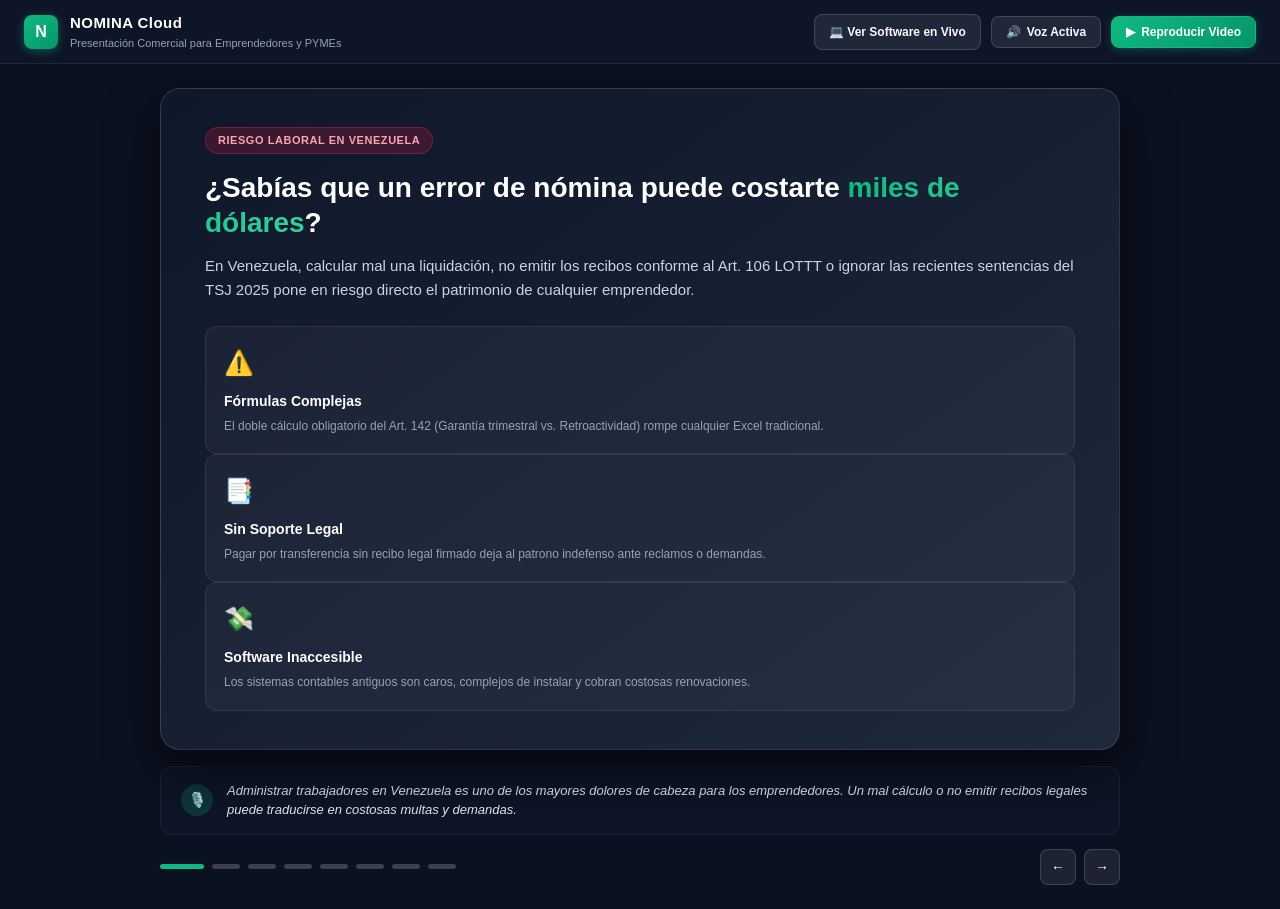
<file: presentacion.html>
<!DOCTYPE html>
<html lang="es">
<head>
  <meta charset="UTF-8">
  <meta name="viewport" content="width=device-width, initial-scale=1.0">
  <title>NOMINA — Presentación Comercial para Emprendedores</title>
  <link rel="stylesheet" href="css/styles.css">
  <style>
    :root {
      --navy-950: #0a1120;
      --navy-900: #0f172a;
      --navy-800: #1e293b;
      --navy-700: #334155;
      --emerald-500: #10b981;
      --emerald-600: #059669;
      --accent-gold: #f59e0b;
    }

    body {
      background: var(--navy-950);
      color: #f8fafc;
      font-family: 'Inter', -apple-system, BlinkMacSystemFont, "Segoe UI", Roboto, sans-serif;
      margin: 0;
      padding: 0;
      display: flex;
      flex-direction: column;
      min-height: 100vh;
      overflow-x: hidden;
    }

    /* Barra Superior de Control de la Presentación */
    .pres-header {
      background: rgba(15, 23, 42, 0.85);
      backdrop-filter: blur(8px);
      border-bottom: 1px solid rgba(255, 255, 255, 0.08);
      padding: 12px 24px;
      display: flex;
      justify-content: space-between;
      align-items: center;
      position: sticky;
      top: 0;
      z-index: 50;
    }

    .pres-brand {
      display: flex;
      align-items: center;
      gap: 12px;
    }

    .pres-brand-logo {
      width: 34px;
      height: 34px;
      border-radius: 8px;
      background: linear-gradient(135deg, #10b981 0%, #059669 100%);
      color: #fff;
      font-weight: 800;
      display: flex;
      align-items: center;
      justify-content: center;
      font-size: 16px;
      box-shadow: 0 2px 10px rgba(16, 185, 129, 0.4);
    }

    .pres-title {
      font-size: 15px;
      font-weight: 800;
      color: #fff;
      letter-spacing: 0.03em;
    }

    .pres-sub {
      font-size: 11px;
      color: #94a3b8;
    }

    .pres-controls {
      display: flex;
      align-items: center;
      gap: 10px;
    }

    .btn-pres {
      background: rgba(255, 255, 255, 0.08);
      border: 1px solid rgba(255, 255, 255, 0.15);
      color: #f8fafc;
      padding: 8px 14px;
      border-radius: 8px;
      font-size: 12px;
      font-weight: 600;
      cursor: pointer;
      display: flex;
      align-items: center;
      gap: 6px;
      transition: all 0.2s ease;
    }

    .btn-pres:hover {
      background: rgba(255, 255, 255, 0.16);
      border-color: rgba(255, 255, 255, 0.3);
    }

    .btn-pres.primary {
      background: linear-gradient(135deg, #10b981 0%, #059669 100%);
      border-color: #10b981;
      color: #fff;
      box-shadow: 0 2px 8px rgba(16, 185, 129, 0.3);
    }

    .btn-pres.primary:hover {
      background: linear-gradient(135deg, #059669 0%, #047857 100%);
    }

    /* Contenedor Principal del Reproductor / Diapositivas */
    .pres-viewport {
      flex: 1;
      display: flex;
      flex-direction: column;
      align-items: center;
      justify-content: center;
      padding: 24px 20px;
      position: relative;
    }

    .slide-card {
      background: linear-gradient(145deg, #0f172a 0%, #1e293b 100%);
      border: 1px solid rgba(255, 255, 255, 0.12);
      border-radius: 20px;
      width: 100%;
      max-width: 960px;
      min-height: 480px;
      box-shadow: 0 20px 50px rgba(0, 0, 0, 0.6);
      display: flex;
      flex-direction: column;
      padding: 38px 44px;
      position: relative;
      box-sizing: border-box;
      animation: fadeInSlide 0.4s ease;
    }

    @keyframes fadeInSlide {
      from { opacity: 0; transform: translateY(12px) scale(0.985); }
      to { opacity: 1; transform: translateY(0) scale(1); }
    }

    .slide-badge {
      display: inline-flex;
      align-items: center;
      gap: 6px;
      padding: 4px 12px;
      border-radius: 999px;
      font-size: 11px;
      font-weight: 700;
      text-transform: uppercase;
      letter-spacing: 0.05em;
      margin-bottom: 16px;
      width: fit-content;
    }

    .badge-alert { background: rgba(225, 29, 72, 0.2); color: #fda4af; border: 1px solid rgba(225, 29, 72, 0.4); }
    .badge-sol { background: rgba(16, 185, 129, 0.2); color: #6ee7b7; border: 1px solid rgba(16, 185, 129, 0.4); }
    .badge-feat { background: rgba(59, 130, 246, 0.2); color: #93c5fd; border: 1px solid rgba(59, 130, 246, 0.4); }
    .badge-gold { background: rgba(245, 158, 11, 0.2); color: #fde68a; border: 1px solid rgba(245, 158, 11, 0.4); }

    .slide-h1 {
      font-size: 28px;
      font-weight: 800;
      line-height: 1.25;
      margin: 0 0 14px 0;
      color: #fff;
    }

    .slide-h1 span.highlight {
      background: linear-gradient(90deg, #10b981, #34d399);
      -webkit-background-clip: text;
      -webkit-text-fill-color: transparent;
    }

    .slide-p {
      font-size: 15px;
      color: #cbd5e1;
      line-height: 1.6;
      margin: 0 0 24px 0;
    }

    /* Grillas y bloques de contenido en las diapositivas */
    .slide-grid-3 {
      display: grid;
      grid-template-columns: repeat(3, 1fr);
      gap: 16px;
      margin-top: auto;
    }

    .slide-grid-2 {
      display: grid;
      grid-template-columns: 1fr 1fr;
      gap: 20px;
      margin-top: auto;
      align-items: center;
    }

    .feature-card {
      background: rgba(255, 255, 255, 0.04);
      border: 1px solid rgba(255, 255, 255, 0.08);
      border-radius: 12px;
      padding: 18px;
      transition: all 0.2s ease;
    }

    .feature-card:hover {
      background: rgba(255, 255, 255, 0.07);
      border-color: rgba(16, 185, 129, 0.4);
      transform: translateY(-2px);
    }

    .feature-icon {
      font-size: 24px;
      margin-bottom: 10px;
    }

    .feature-title {
      font-size: 14px;
      font-weight: 700;
      color: #fff;
      margin-bottom: 6px;
    }

    .feature-desc {
      font-size: 12px;
      color: #94a3b8;
      line-height: 1.45;
    }

    /* Tabla Comparativa */
    .comp-table {
      width: 100%;
      border-collapse: collapse;
      font-size: 12px;
      margin-top: 10px;
    }

    .comp-table th, .comp-table td {
      padding: 10px 12px;
      text-align: left;
      border-bottom: 1px solid rgba(255, 255, 255, 0.08);
    }

    .comp-table th {
      color: #94a3b8;
      font-weight: 700;
      text-transform: uppercase;
      font-size: 10.5px;
    }

    .comp-table tr.highlight-row td {
      background: rgba(16, 185, 129, 0.12);
      color: #fff;
      font-weight: 700;
      border-top: 1px solid rgba(16, 185, 129, 0.3);
      border-bottom: 1px solid rgba(16, 185, 129, 0.3);
    }

    /* Barra Inferior de Subtítulos y Locución */
    .pres-caption-box {
      width: 100%;
      max-width: 960px;
      margin-top: 16px;
      background: rgba(15, 23, 42, 0.7);
      border: 1px solid rgba(255, 255, 255, 0.06);
      border-radius: 12px;
      padding: 14px 20px;
      box-sizing: border-box;
      display: flex;
      align-items: center;
      gap: 14px;
    }

    .caption-speaker-icon {
      width: 32px;
      height: 32px;
      border-radius: 50%;
      background: rgba(16, 185, 129, 0.2);
      color: #10b981;
      display: flex;
      align-items: center;
      justify-content: center;
      font-size: 15px;
      flex-shrink: 0;
    }

    .caption-text {
      font-size: 13px;
      color: #e2e8f0;
      line-height: 1.5;
      font-style: italic;
    }

    /* Barra de Navegación de Diapositivas */
    .pres-nav-bar {
      display: flex;
      align-items: center;
      justify-content: space-between;
      width: 100%;
      max-width: 960px;
      margin-top: 14px;
    }

    .slide-dots {
      display: flex;
      gap: 8px;
    }

    .dot {
      width: 28px;
      height: 5px;
      border-radius: 4px;
      background: rgba(255, 255, 255, 0.2);
      cursor: pointer;
      transition: all 0.2s ease;
    }

    .dot.active {
      background: #10b981;
      width: 44px;
    }

    .nav-arrows {
      display: flex;
      gap: 8px;
    }

    .btn-nav-arrow {
      background: rgba(255, 255, 255, 0.08);
      border: 1px solid rgba(255, 255, 255, 0.15);
      color: #fff;
      width: 36px;
      height: 36px;
      border-radius: 8px;
      display: flex;
      align-items: center;
      justify-content: center;
      cursor: pointer;
      font-weight: 700;
    }

    .btn-nav-arrow:hover {
      background: rgba(255, 255, 255, 0.16);
    }

    /* Modal / CTA Final */
    .cta-box {
      background: linear-gradient(135deg, rgba(16, 185, 129, 0.15) 0%, rgba(5, 150, 105, 0.05) 100%);
      border: 1px solid rgba(16, 185, 129, 0.35);
      border-radius: 16px;
      padding: 24px;
      text-align: center;
      margin-top: 18px;
    }

    .cta-btn-large {
      display: inline-flex;
      align-items: center;
      gap: 8px;
      background: linear-gradient(135deg, #10b981 0%, #059669 100%);
      color: #fff;
      padding: 12px 28px;
      border-radius: 10px;
      font-weight: 800;
      font-size: 15px;
      text-decoration: none;
      box-shadow: 0 4px 14px rgba(16, 185, 129, 0.4);
      margin-top: 14px;
      cursor: pointer;
      border: none;
    }

    .cta-btn-large:hover {
      transform: translateY(-2px);
      box-shadow: 0 6px 20px rgba(16, 185, 129, 0.5);
    }
  </style>
</head>
<body>

  <!-- Barra Superior -->
  <header class="pres-header">
    <div class="pres-brand">
      <div class="pres-brand-logo">N</div>
      <div>
        <div class="pres-title">NOMINA Cloud</div>
        <div class="pres-sub">Presentación Comercial para Emprendedores y PYMEs</div>
      </div>
    </div>

    <div class="pres-controls">
      <a href="index.html" class="btn-pres" style="text-decoration: none;" title="Abrir la aplicación NOMINA">
        💻 Ver Software en Vivo
      </a>
      <button type="button" class="btn-pres" id="btn-toggle-voice" title="Activar/desactivar narración por voz">
        <span id="voice-icon">🔊</span> <span id="voice-label">Voz Activa</span>
      </button>
      <button type="button" class="btn-pres primary" id="btn-play-pause">
        <span id="play-icon">▶</span> <span id="play-label">Reproducir Video</span>
      </button>
    </div>
  </header>

  <!-- Visor de Diapositiva -->
  <main class="pres-viewport">
    <div class="slide-card" id="slide-container">
      <!-- Se inyecta dinámicamente con JS -->
    </div>

    <!-- Caja de Subtítulos y Voz -->
    <div class="pres-caption-box">
      <div class="caption-speaker-icon">🎙️</div>
      <div class="caption-text" id="caption-content">Cargando presentación...</div>
    </div>

    <!-- Navegación -->
    <div class="pres-nav-bar">
      <div class="slide-dots" id="dots-container"></div>
      <div class="nav-arrows">
        <button type="button" class="btn-nav-arrow" id="btn-prev" title="Anterior">←</button>
        <button type="button" class="btn-nav-arrow" id="btn-next" title="Siguiente">→</button>
      </div>
    </div>
  </main>

  <script>
    const slides = [
      {
        badge: 'Riesgo Laboral en Venezuela',
        badgeClass: 'badge-alert',
        title: '¿Sabías que un error de nómina puede costarte <span class="highlight">miles de dólares</span>?',
        desc: 'En Venezuela, calcular mal una liquidación, no emitir los recibos conforme al Art. 106 LOTTT o ignorar las recientes sentencias del TSJ 2025 pone en riesgo directo el patrimonio de cualquier emprendedor.',
        grid: `
          <div class="feature-card">
            <div class="feature-icon">⚠️</div>
            <div class="feature-title">Fórmulas Complejas</div>
            <div class="feature-desc">El doble cálculo obligatorio del Art. 142 (Garantía trimestral vs. Retroactividad) rompe cualquier Excel tradicional.</div>
          </div>
          <div class="feature-card">
            <div class="feature-icon">📑</div>
            <div class="feature-title">Sin Soporte Legal</div>
            <div class="feature-desc">Pagar por transferencia sin recibo legal firmado deja al patrono indefenso ante reclamos o demandas.</div>
          </div>
          <div class="feature-card">
            <div class="feature-icon">💸</div>
            <div class="feature-title">Software Inaccesible</div>
            <div class="feature-desc">Los sistemas contables antiguos son caros, complejos de instalar y cobran costosas renovaciones.</div>
          </div>
        `,
        caption: 'Administrar trabajadores en Venezuela es uno de los mayores dolores de cabeza para los emprendedores. Un mal cálculo o no emitir recibos legales puede traducirse en costosas multas y demandas.',
        duration: 14000
      },
      {
        badge: 'La Solución Inteligente',
        badgeClass: 'badge-sol',
        title: 'Te presentamos <span class="highlight">NOMINA</span>: Tu empresa blindada en la nube',
        desc: 'La plataforma web moderna, rápida y 100% ajustada a la legislación venezolana, diseñada para que dueños de negocios gestionen todo su personal sin necesidad de ser contadores ni abogados.',
        grid: `
          <div class="feature-card">
            <div class="feature-icon">☁️</div>
            <div class="feature-title">100% en la Nube</div>
            <div class="feature-desc">Accede en cualquier momento desde tu computadora o celular. Sin instalaciones ni configuraciones complejas.</div>
          </div>
          <div class="feature-card">
            <div class="feature-icon">⚖️</div>
            <div class="feature-title">Marco Legal Vigente</div>
            <div class="feature-desc">LOTTT, Seguro Social (IVSS), FAOV/BANAVIH, Ley INCES y Sentencias TSJ 2025 completamente automatizados.</div>
          </div>
          <div class="feature-card">
            <div class="feature-icon">⚡</div>
            <div class="feature-title">En Segundos</div>
            <div class="feature-desc">Ingresas los datos del trabajador y obtienes inmediatamente su pasivo acumulado y sus recibos oficiales.</div>
          </div>
        `,
        caption: 'NOMINA es la solución integral: un sistema en la nube fácil e intuitivo que calcula todos los beneficios de ley y genera la documentación oficial con un solo clic.',
        duration: 14000
      },
      {
        badge: 'Expedientes Laborales',
        badgeClass: 'badge-feat',
        title: 'Gestión Completa de <span class="highlight">Expedientes y Salarios</span>',
        desc: 'Mantén organizada la información de cada integrante de tu equipo, con soporte flexible para pagos en Bolívares (Bs.) o Dólares (USD).',
        grid: `
          <div class="feature-card">
            <div class="feature-icon">👤</div>
            <div class="feature-title">Ficha del Trabajador</div>
            <div class="feature-desc">Nombres, cédula, cargo, departamento, tipo de contrato y cálculo exacto de antigüedad día por día.</div>
          </div>
          <div class="feature-card">
            <div class="feature-icon">💵</div>
            <div class="feature-title">Edición Inmediata de Sueldo</div>
            <div class="feature-desc">Actualiza el sueldo base mensual en cualquier momento y el sistema recalcula en tiempo real todos los beneficios.</div>
          </div>
          <div class="feature-card">
            <div class="feature-icon">🏢</div>
            <div class="feature-title">Organigrama y Jerarquía</div>
            <div class="feature-desc">Define supervisores y personal a cargo con claridad para cumplir las normas de estructura de trabajo.</div>
          </div>
        `,
        caption: 'Cada trabajador cuenta con su expediente digital completo. Puedes actualizar sueldos en Bolívares o Dólares, y el sistema actualizará de inmediato su tiempo de servicio y beneficios.',
        duration: 14000
      },
      {
        badge: 'Cálculos Laborales LOTTT',
        badgeClass: 'badge-gold',
        title: 'Motor Matemático y <span class="highlight">Beneficios de Ley</span>',
        desc: 'Olvídate de calcular a mano o buscar tablas complicadas. NOMINA procesa cada concepto al instante conforme al derecho laboral venezolano.',
        grid: `
          <div class="feature-card">
            <div class="feature-icon">🏖️</div>
            <div class="feature-title">Vacaciones y Bono (Art. 190)</div>
            <div class="feature-desc">Días hábiles y continuos acumulados con días adicionales por año de servicio automáticamente.</div>
          </div>
          <div class="feature-card">
            <div class="feature-icon">🎁</div>
            <div class="feature-title">Utilidades (Art. 131)</div>
            <div class="feature-desc">Cálculo de 30 a 120 días o distribución del 15% de beneficios líquidos con anticipos de diciembre.</div>
          </div>
          <div class="feature-card">
            <div class="feature-icon">🛡️</div>
            <div class="feature-title">Prestaciones (Art. 142)</div>
            <div class="feature-desc">Comparativa automática: Régimen de Garantía Trimestral vs. Cálculo Retroactivo al término laboral.</div>
          </div>
        `,
        caption: 'El motor calcula automáticamente vacaciones, bono vacacional, utilidades, e intereses de prestaciones bajo el estricto doble régimen del Artículo 142 de la LOTTT.',
        duration: 15000
      },
      {
        badge: 'Parafiscales y Costo Real',
        badgeClass: 'badge-sol',
        title: 'Deducciones Legales y <span class="highlight">Aportes Patronales</span>',
        desc: 'Conoce con exactitud el costo real mensual de tu personal (Sueldo + Cestaticket + Aportes de Empresa) y evita multas con los entes públicos.',
        grid: `
          <div class="feature-card">
            <div class="feature-icon">🏥</div>
            <div class="feature-title">IVSS (Seguro Social)</div>
            <div class="feature-desc">S.S.O. y Paro Forzoso (PIE) según nivel de riesgo (15,5%, 16,5%, 17,5%) y número de lunes exactos del mes.</div>
          </div>
          <div class="feature-card">
            <div class="feature-icon">🏠</div>
            <div class="feature-title">FAOV / BANAVIH</div>
            <div class="feature-desc">Aporte patronal del 2% y retención del 1% del empleado para vivienda y hábitat.</div>
          </div>
          <div class="feature-card">
            <div class="feature-icon">📚</div>
            <div class="feature-title">INCES Empresarial</div>
            <div class="feature-desc">Provisión patronal trimestral del 2% y retención única del 0,5% al pagar utilidades.</div>
          </div>
        `,
        caption: 'Control total de parafiscales: IVSS, FAOV e INCES calculados con exactitud, mostrando al empresario el costo real mensual de su nómina.',
        duration: 14000
      },
      {
        badge: 'Organización y Respaldo',
        badgeClass: 'badge-feat',
        title: 'Carpetas por Empresa y <span class="highlight">Archivado Oficial en PDF</span>',
        desc: 'Si manejas varias marcas, sucursales o razones sociales, NOMINA las organiza en carpetas independientes con sus propios membretes y RIF.',
        grid: `
          <div class="feature-card">
            <div class="feature-icon">📁</div>
            <div class="feature-title">Multi-Empresa</div>
            <div class="feature-desc">Filtra y visualiza el personal de cada empresa por separado en carpetas ordenadas.</div>
          </div>
          <div class="feature-card">
            <div class="feature-icon">🖨️</div>
            <div class="feature-title">Recibos y Finiquitos en PDF</div>
            <div class="feature-desc">Emisión oficial de recibos (Art. 106 LOTTT), anticipos del 75% (Art. 144) y finiquitos de liquidación con huella y firma.</div>
          </div>
          <div class="feature-card">
            <div class="feature-icon">💾</div>
            <div class="feature-title">Nombre Normalizado</div>
            <div class="feature-desc">Los PDFs se generan listos para archivar en tu computadora bajo el nombre exacto de la empresa y trabajador.</div>
          </div>
        `,
        caption: 'Organiza todo tu personal en carpetas por empresa y emite recibos de pago periódicos, recibos de vacaciones y actas de finiquito con valor legal probatorio.',
        duration: 15000
      },
      {
        badge: 'La Decisión Inteligente',
        badgeClass: 'badge-gold',
        title: '¿Por qué elegir <span class="highlight">NOMINA Cloud</span>?',
        desc: 'Una solución moderna que supera las hojas de Excel desactualizadas y es infinitamente más ágil que los softwares tradicionales.',
        grid: `
          <table class="comp-table">
            <thead>
              <tr>
                <th>Característica</th>
                <th>Excel Tradicional</th>
                <th>Software Pesado ($1.000+)</th>
                <th style="color:#10b981;">NOMINA Cloud</th>
              </tr>
            </thead>
            <tbody>
              <tr>
                <td>Acceso Web / En la Nube</td>
                <td>❌ Solo en esa PC</td>
                <td>❌ Servidor local rígido</td>
                <td><strong style="color:#10b981;">✅ 100% Web en cualquier lugar</strong></td>
              </tr>
              <tr>
                <td>Cálculos Doble Régimen LOTTT</td>
                <td>❌ Fórmulas rotas</td>
                <td>⚠️ Difícil de configurar</td>
                <td><strong style="color:#10b981;">✅ Automático en tiempo real</strong></td>
              </tr>
              <tr>
                <td>Emisión de Recibos y PDFs</td>
                <td>❌ Manual en Word</td>
                <td>⚠️ Formatos complejos</td>
                <td><strong style="color:#10b981;">✅ En 1 clic listos para firmar</strong></td>
              </tr>
              <tr class="highlight-row">
                <td>Curva de Aprendizaje</td>
                <td>Lenta y propensa a errores</td>
                <td>Requiere capacitación cara</td>
                <td>Listo para usar en 3 minutos</td>
              </tr>
            </tbody>
          </table>
        `,
        caption: 'Frente al riesgo del Excel y los costos prohibitivos de los softwares tradicionales, NOMINA te ofrece agilidad, precisión y tranquilidad jurídica a tu alcance.',
        duration: 15000
      },
      {
        badge: 'Paso Siguiente',
        badgeClass: 'badge-sol',
        title: 'Protege tu negocio hoy. <span class="highlight">Solicita tu Demostración</span>',
        desc: 'Dedica tu tiempo a hacer crecer tu empresa mientras NOMINA se encarga del cálculo y respaldo legal de tus trabajadores.',
        grid: `
          <div class="cta-box">
            <h3 style="margin:0 0 8px;font-size:20px;color:#fff;">¿Quieres ver cómo funciona con tu propio negocio?</h3>
            <p style="margin:0;color:#cbd5e1;font-size:13.5px;">Te hacemos una demostración en vivo de 2 minutos calculando el expediente de uno de tus trabajadores.</p>
            <button type="button" class="cta-btn-large" onclick="contactSales()">
              💬 Solicitar Información y Demo Personalizada →
            </button>
            <div style="margin-top:12px;font-size:11.5px;color:#94a3b8;">
              Pide tu asesoría comercial personalizada y consulta nuestros planes adaptados al tamaño de tu empresa.
            </div>
          </div>
        `,
        caption: 'No dejes tu empresa vulnerable. Contáctanos hoy mismo para solicitar una demostración personalizada en vivo y conocer los planes que mejor se adaptan a tu negocio.',
        duration: 16000
      }
    ];

    let currentSlide = 0;
    let isPlaying = false;
    let voiceEnabled = true;
    let timer = null;
    let synth = window.speechSynthesis;

    function renderSlide(index) {
      currentSlide = Math.max(0, Math.min(index, slides.length - 1));
      const s = slides[currentSlide];

      const container = document.getElementById('slide-container');
      container.innerHTML = `
        <div class="slide-badge ${s.badgeClass}">${s.badge}</div>
        <h1 class="slide-h1">${s.title}</h1>
        <p class="slide-p">${s.desc}</p>
        ${s.grid}
      `;

      // Subtítulo / Locución
      document.getElementById('caption-content').textContent = s.caption;

      // Actualizar puntos
      updateDots();

      // Narración por voz si está habilitada
      if (voiceEnabled) {
        speakText(s.caption);
      }
    }

    function updateDots() {
      const container = document.getElementById('dots-container');
      container.innerHTML = slides.map((_, i) => `
        <div class="dot ${i === currentSlide ? 'active' : ''}" onclick="goToSlide(${i})"></div>
      `).join('');
    }

    function speakText(text) {
      if (!synth) return;
      synth.cancel();
      const utter = new SpeechSynthesisUtterance(text);
      utter.lang = 'es-ES';
      utter.rate = 1.05;

      // Buscar voz en español
      const voices = synth.getVoices();
      const esVoice = voices.find(v => v.lang.startsWith('es'));
      if (esVoice) utter.voice = esVoice;

      utter.onend = () => {
        if (isPlaying) {
          nextSlide();
        }
      };

      synth.speak(utter);
    }

    function goToSlide(i) {
      clearTimeout(timer);
      if (synth) synth.cancel();
      renderSlide(i);
      if (isPlaying) {
        scheduleNext();
      }
    }

    function nextSlide() {
      if (currentSlide < slides.length - 1) {
        goToSlide(currentSlide + 1);
      } else {
        pause();
      }
    }

    function prevSlide() {
      if (currentSlide > 0) {
        goToSlide(currentSlide - 1);
      }
    }

    function scheduleNext() {
      clearTimeout(timer);
      const s = slides[currentSlide];
      // Si la voz está deshabilitada, usamos el timer fijo de duración
      if (!voiceEnabled || !synth) {
        timer = setTimeout(() => {
          nextSlide();
        }, s.duration || 12000);
      }
    }

    function play() {
      isPlaying = true;
      document.getElementById('play-icon').textContent = '⏸';
      document.getElementById('play-label').textContent = 'Pausar Video';
      renderSlide(currentSlide);
      scheduleNext();
    }

    function pause() {
      isPlaying = false;
      clearTimeout(timer);
      if (synth) synth.cancel();
      document.getElementById('play-icon').textContent = '▶';
      document.getElementById('play-label').textContent = 'Reproducir Video';
    }

    function togglePlay() {
      if (isPlaying) pause();
      else play();
    }

    function toggleVoice() {
      voiceEnabled = !voiceEnabled;
      document.getElementById('voice-icon').textContent = voiceEnabled ? '🔊' : '🔇';
      document.getElementById('voice-label').textContent = voiceEnabled ? 'Voz Activa' : 'Voz Silenciada';
      if (!voiceEnabled && synth) {
        synth.cancel();
      }
    }

    function contactSales() {
      alert('¡Gracias por tu interés! Por favor contáctanos por WhatsApp o correo para enviarte una cotización personalizada y agendar tu demostración en vivo.');
    }

    // Eventos
    document.getElementById('btn-play-pause').addEventListener('click', togglePlay);
    document.getElementById('btn-toggle-voice').addEventListener('click', toggleVoice);
    document.getElementById('btn-next').addEventListener('click', () => { nextSlide(); });
    document.getElementById('btn-prev').addEventListener('click', () => { prevSlide(); });

    // Navegación con flechas del teclado
    document.addEventListener('keydown', (e) => {
      if (e.key === 'ArrowRight' || e.key === 'Space') {
        e.preventDefault();
        nextSlide();
      } else if (e.key === 'ArrowLeft') {
        e.preventDefault();
        prevSlide();
      }
    });

    // Cargar voces del navegador si demoran en inicializar
    if (synth && synth.onvoiceschanged !== undefined) {
      synth.onvoiceschanged = () => {};
    }

    // Iniciar
    renderSlide(0);
  </script>
</body>
</html>
</file>
<file: css/styles.css>
/* ==========================================================================
   NOMINA — Sistema Integral de Gestión Laboral y Cálculo de Beneficios (LOTTT)
   ========================================================================== */

:root {
  --bg-page: #f4f6f9;
  --bg-surface: #ffffff;
  --bg-subtle: #f8fafc;
  --bg-muted: #eef2f7;

  --navy-950: #0b192c;
  --navy-900: #102542;
  --navy-800: #1b3b65;
  --navy-700: #264f82;
  --navy-100: #e8eff8;
  --navy-50: #f2f6fc;

  --emerald-700: #047857;
  --emerald-600: #059669;
  --emerald-100: #d1fae5;
  --emerald-50: #ecfdf5;

  --amber-700: #b45309;
  --amber-100: #fef3c7;
  --amber-50: #fffbeb;

  --rose-700: #be123c;
  --rose-600: #e11d48;
  --rose-100: #ffe4e6;
  --rose-50: #fff1f2;

  --text-primary: #0f172a;
  --text-secondary: #475569;
  --text-muted: #64748b;

  --border-color: #dce3ec;
  --border-strong: #cbd5e1;

  --radius-sm: 6px;
  --radius-md: 10px;
  --radius-lg: 14px;
  --radius-xl: 18px;

  --shadow-sm: 0 1px 2px rgba(15, 23, 42, 0.05);
  --shadow-md: 0 4px 12px rgba(15, 23, 42, 0.07);
  --shadow-lg: 0 12px 32px rgba(11, 25, 44, 0.12);

  --font-sans: "Inter", "Segoe UI", system-ui, -apple-system, BlinkMacSystemFont, sans-serif;
  --font-mono: "JetBrains Mono", "Cascadia Code", Consolas, monospace;
}

*, *::before, *::after {
  box-sizing: border-box;
}

html, body {
  margin: 0;
  padding: 0;
  font-family: var(--font-sans);
  background: var(--bg-page);
  color: var(--text-primary);
  font-size: 14px;
  line-height: 1.5;
  -webkit-font-smoothing: antialiased;
}

button, input, select, textarea {
  font-family: inherit;
  font-size: inherit;
}

.hidden {
  display: none !important;
}

/* ---------- Top Navigation Bar Ampliado ---------- */
.topbar {
  background: linear-gradient(135deg, #060e1a 0%, #0c1a2e 50%, #0f243d 100%);
  color: #fff;
  padding: 12px 28px;
  min-height: 74px;
  height: auto;
  display: flex;
  align-items: center;
  justify-content: space-between;
  gap: 18px;
  position: sticky;
  top: 0;
  z-index: 50;
  box-shadow: 0 4px 20px rgba(5, 12, 22, 0.4);
  border-bottom: 1px solid rgba(255, 255, 255, 0.08);
  box-sizing: border-box;
}

.brand {
  display: flex;
  align-items: center;
  gap: 14px;
  cursor: pointer;
  flex-shrink: 0;
  user-select: none;
}

.brand-icon {
  width: 44px;
  height: 44px;
  border-radius: 12px;
  background: linear-gradient(135deg, #10b981 0%, #059669 100%);
  display: flex;
  align-items: center;
  justify-content: center;
  font-weight: 800;
  font-size: 22px;
  letter-spacing: -0.5px;
  color: #fff;
  box-shadow: 0 4px 14px rgba(16, 185, 129, 0.4);
  flex-shrink: 0;
  transition: transform 0.2s ease;
}

.brand:hover .brand-icon {
  transform: scale(1.05);
}

.brand-title {
  font-size: 20px;
  font-weight: 800;
  letter-spacing: 0.06em;
  line-height: 1.1;
  color: #f8fafc;
}

.brand-sub {
  font-size: 11.5px;
  color: #94a3b8;
  letter-spacing: 0.02em;
  margin-top: 3px;
  font-weight: 500;
}

.topbar-actions {
  display: flex;
  align-items: center;
  gap: 10px;
  flex-wrap: wrap;
  justify-content: flex-end;
}

.topbar-currency-group {
  display: inline-flex;
  align-items: center;
  gap: 8px;
  background: rgba(255, 255, 255, 0.07);
  padding: 5px 12px;
  border-radius: 8px;
  border: 1px solid rgba(255, 255, 255, 0.14);
  white-space: nowrap;
  box-shadow: inset 0 1px 2px rgba(0, 0, 0, 0.2);
}

.topbar-currency-group label {
  font-size: 12px;
  color: #cbd5e1;
  font-weight: 700;
  white-space: nowrap;
  margin: 0;
  display: inline-flex;
  align-items: center;
  gap: 4px;
}

.topbar-currency-group select {
  background: #091222;
  color: #f8fafc;
  border: 1px solid #475569;
  border-radius: 6px;
  padding: 4px 8px;
  font-size: 12px;
  font-weight: 700;
  cursor: pointer;
  height: 32px;
  outline: none;
  transition: border-color 0.15s ease;
}

.topbar-currency-group select:hover,
.topbar-currency-group select:focus {
  border-color: #38bdf8;
}

.btn-topbar-rate {
  font-size: 11.5px;
  padding: 4px 10px;
  height: 32px;
  border-radius: 6px;
  border: 1px solid rgba(252, 211, 77, 0.35);
  background: rgba(252, 211, 77, 0.12);
  color: #fef08a;
  font-weight: 700;
  display: inline-flex;
  align-items: center;
  gap: 6px;
  cursor: pointer;
  transition: all 0.15s ease;
  white-space: nowrap;
}

.btn-topbar-rate:hover {
  background: rgba(252, 211, 77, 0.22);
  border-color: #fcd34d;
  color: #fff;
  transform: translateY(-1px);
}

.topbar-sep {
  width: 1px;
  height: 26px;
  background: rgba(255, 255, 255, 0.14);
  margin: 0 3px;
  flex-shrink: 0;
}

.topbar .btn {
  height: 34px;
  padding: 0 13px;
  font-size: 12.5px;
  font-weight: 600;
  border-radius: 7px;
  white-space: nowrap;
  display: inline-flex;
  align-items: center;
  gap: 6px;
}

/* ---------- Buttons ---------- */
.btn {
  display: inline-flex;
  align-items: center;
  justify-content: center;
  gap: 7px;
  padding: 9px 16px;
  border-radius: var(--radius-sm);
  border: 1px solid transparent;
  font-weight: 600;
  font-size: 13px;
  cursor: pointer;
  transition: all 0.16s ease;
  text-decoration: none;
  white-space: nowrap;
}

.btn:disabled {
  opacity: 0.55;
  cursor: not-allowed;
}

.btn-primary {
  background: var(--navy-800);
  color: #fff;
}
.btn-primary:hover:not(:disabled) {
  background: var(--navy-700);
  transform: translateY(-1px);
  box-shadow: var(--shadow-sm);
}

.btn-emerald {
  background: var(--emerald-600);
  color: #fff;
}
.btn-emerald:hover:not(:disabled) {
  background: var(--emerald-700);
  transform: translateY(-1px);
  box-shadow: 0 3px 10px rgba(5, 150, 105, 0.25);
}

.btn-outline {
  background: #fff;
  color: var(--navy-900);
  border-color: var(--border-strong);
}
.btn-outline:hover:not(:disabled) {
  background: var(--bg-subtle);
  border-color: var(--navy-700);
}

.btn-ghost-light {
  background: rgba(255, 255, 255, 0.1);
  color: #fff;
  border-color: rgba(255, 255, 255, 0.18);
}
.btn-ghost-light:hover:not(:disabled) {
  background: rgba(255, 255, 255, 0.18);
}

.btn-danger-soft {
  background: var(--rose-50);
  color: var(--rose-700);
  border-color: var(--rose-100);
}
.btn-danger-soft:hover:not(:disabled) {
  background: var(--rose-100);
}

.btn-sm {
  padding: 6px 11px;
  font-size: 12px;
}

.btn-xs {
  padding: 4px 8px;
  font-size: 11.5px;
}

/* ---------- Container ---------- */
.container {
  max-width: 1280px;
  margin: 0 auto;
  padding: 24px 20px 60px;
}

/* ---------- Landing / Onboarding View ---------- */
.landing-grid {
  display: grid;
  grid-template-columns: minmax(340px, 470px) 1fr;
  gap: 24px;
  align-items: start;
}

.hero-card {
  background: var(--bg-surface);
  border: 1px solid var(--border-color);
  border-radius: var(--radius-xl);
  box-shadow: var(--shadow-md);
  overflow: hidden;
}

.hero-card-header {
  background: linear-gradient(135deg, var(--navy-900) 0%, var(--navy-800) 100%);
  color: #fff;
  padding: 24px 26px;
}

.hero-card-header h1 {
  margin: 0 0 6px;
  font-size: 21px;
  font-weight: 800;
}

.hero-card-header p {
  margin: 0;
  font-size: 13px;
  color: #cbd5e1;
}

.hero-card-body {
  padding: 24px 26px;
}

.badge-law {
  display: inline-flex;
  align-items: center;
  gap: 6px;
  font-size: 11px;
  font-weight: 700;
  letter-spacing: 0.04em;
  text-transform: uppercase;
  padding: 4px 10px;
  border-radius: 999px;
  background: rgba(16, 185, 129, 0.2);
  color: #6ee7b7;
  margin-bottom: 10px;
}

/* ---------- Cards & Sections ---------- */
.card {
  background: var(--bg-surface);
  border: 1px solid var(--border-color);
  border-radius: var(--radius-lg);
  box-shadow: var(--shadow-sm);
  margin-bottom: 20px;
}

.card-header {
  padding: 16px 20px;
  border-bottom: 1px solid var(--border-color);
  display: flex;
  align-items: center;
  justify-content: space-between;
  gap: 12px;
  flex-wrap: wrap;
}

.card-title {
  margin: 0;
  font-size: 15.5px;
  font-weight: 700;
  color: var(--navy-900);
  display: flex;
  align-items: center;
  gap: 8px;
}

.card-subtitle {
  font-size: 12.5px;
  color: var(--text-muted);
  margin: 2px 0 0;
}

.card-body {
  padding: 20px;
}

/* ---------- Forms ---------- */
.form-grid {
  display: grid;
  grid-template-columns: repeat(auto-fit, minmax(210px, 1fr));
  gap: 14px 16px;
}

.form-grid-2 {
  display: grid;
  grid-template-columns: repeat(2, minmax(0, 1fr));
  gap: 14px 16px;
}

.form-grid-3 {
  display: grid;
  grid-template-columns: repeat(3, minmax(0, 1fr));
  gap: 14px 16px;
}

.form-group {
  display: flex;
  flex-direction: column;
  gap: 5px;
}

.form-group.full {
  grid-column: 1 / -1;
}

.form-group label {
  font-size: 12px;
  font-weight: 600;
  color: var(--text-secondary);
  display: flex;
  align-items: center;
  justify-content: space-between;
  gap: 6px;
}

.req {
  color: var(--rose-600);
}

.hint {
  font-size: 11px;
  color: var(--text-muted);
  font-weight: 400;
}

input[type="text"],
input[type="number"],
input[type="date"],
input[type="month"],
select,
textarea {
  width: 100%;
  padding: 9px 11px;
  border: 1px solid var(--border-strong);
  border-radius: var(--radius-sm);
  background: #fff;
  color: var(--text-primary);
  transition: border-color 0.15s ease, box-shadow 0.15s ease;
}

input:focus, select:focus, textarea:focus {
  outline: none;
  border-color: var(--navy-700);
  box-shadow: 0 0 0 3px rgba(38, 79, 130, 0.12);
}

.input-group {
  display: flex;
  align-items: stretch;
}

.input-prefix {
  background: var(--bg-muted);
  border: 1px solid var(--border-strong);
  border-right: none;
  border-radius: var(--radius-sm) 0 0 var(--radius-sm);
  padding: 0 10px;
  display: flex;
  align-items: center;
  font-weight: 600;
  color: var(--text-secondary);
  font-size: 12.5px;
}

.input-group input,
.input-group select {
  border-radius: 0 var(--radius-sm) var(--radius-sm) 0;
}

.checkbox-row {
  display: flex;
  align-items: center;
  gap: 9px;
  padding: 9px 12px;
  background: var(--bg-subtle);
  border: 1px solid var(--border-color);
  border-radius: var(--radius-sm);
  cursor: pointer;
  font-size: 13px;
  font-weight: 500;
}

.checkbox-row input[type="checkbox"] {
  width: 16px;
  height: 16px;
  accent-color: var(--navy-800);
  cursor: pointer;
}

/* ---------- Expediente List Cards ---------- */
.expediente-list {
  display: flex;
  flex-direction: column;
  gap: 12px;
}

.expediente-item {
  display: flex;
  align-items: center;
  justify-content: space-between;
  gap: 14px;
  padding: 14px 16px;
  border: 1px solid var(--border-color);
  border-radius: var(--radius-md);
  background: var(--bg-subtle);
  transition: all 0.15s ease;
}

.expediente-item:hover {
  background: #fff;
  border-color: var(--navy-700);
  box-shadow: var(--shadow-sm);
}

.exp-avatar {
  width: 42px;
  height: 42px;
  border-radius: 50%;
  background: var(--navy-100);
  color: var(--navy-900);
  font-weight: 800;
  font-size: 15px;
  display: flex;
  align-items: center;
  justify-content: center;
  flex-shrink: 0;
}

.exp-meta {
  flex: 1;
  min-width: 0;
}

.exp-name {
  font-weight: 700;
  color: var(--navy-900);
  font-size: 14.5px;
}

.exp-details {
  font-size: 12px;
  color: var(--text-muted);
  display: flex;
  flex-wrap: wrap;
  gap: 10px;
  margin-top: 2px;
}

.exp-actions {
  display: flex;
  align-items: center;
  gap: 6px;
  flex-shrink: 0;
}

.empty-state {
  text-align: center;
  padding: 36px 20px;
  color: var(--text-muted);
  background: var(--bg-subtle);
  border: 1px dashed var(--border-strong);
  border-radius: var(--radius-md);
}

.empty-state h4 {
  margin: 0 0 6px;
  color: var(--text-primary);
}

/* ---------- Worker Workspace Banner & Tabs ---------- */
.worker-banner {
  background: linear-gradient(135deg, var(--navy-900) 0%, var(--navy-800) 100%);
  color: #fff;
  border-radius: var(--radius-xl);
  padding: 20px 24px;
  margin-bottom: 20px;
  display: flex;
  align-items: center;
  justify-content: space-between;
  gap: 20px;
  flex-wrap: wrap;
  box-shadow: var(--shadow-md);
}

.worker-identity {
  display: flex;
  align-items: center;
  gap: 16px;
}

.worker-avatar-lg {
  width: 54px;
  height: 54px;
  border-radius: 14px;
  background: rgba(255, 255, 255, 0.14);
  border: 1px solid rgba(255, 255, 255, 0.22);
  display: flex;
  align-items: center;
  justify-content: center;
  font-size: 20px;
  font-weight: 800;
}

.worker-banner h2 {
  margin: 0;
  font-size: 20px;
  font-weight: 800;
}

.worker-pills {
  display: flex;
  flex-wrap: wrap;
  gap: 8px;
  margin-top: 6px;
}

.pill {
  display: inline-flex;
  align-items: center;
  gap: 5px;
  padding: 3px 10px;
  border-radius: 999px;
  font-size: 11.5px;
  font-weight: 600;
  background: rgba(255, 255, 255, 0.14);
  color: #e2e8f0;
}

.pill-emerald {
  background: rgba(16, 185, 129, 0.24);
  color: #a7f3d0;
}

.tabs-bar {
  display: flex;
  gap: 6px;
  overflow-x: auto;
  padding-bottom: 4px;
  margin-bottom: 20px;
  border-bottom: 2px solid var(--border-color);
}

.tab-btn {
  background: transparent;
  border: none;
  padding: 11px 16px;
  font-weight: 600;
  font-size: 13.5px;
  color: var(--text-secondary);
  cursor: pointer;
  border-radius: var(--radius-sm) var(--radius-sm) 0 0;
  position: relative;
  white-space: nowrap;
  transition: all 0.15s ease;
}

.tab-btn:hover {
  color: var(--navy-900);
  background: var(--navy-50);
}

.tab-btn.active {
  color: var(--navy-900);
  background: #fff;
  box-shadow: inset 0 -3px 0 var(--navy-800);
}

.tab-btn.tab-print.active {
  color: var(--emerald-700);
  box-shadow: inset 0 -3px 0 var(--emerald-600);
}

/* ---------- KPI / Stat Cards ---------- */
.kpi-grid {
  display: grid;
  grid-template-columns: repeat(auto-fit, minmax(190px, 1fr));
  gap: 14px;
  margin-bottom: 20px;
}

.kpi-card {
  background: var(--bg-surface);
  border: 1px solid var(--border-color);
  border-radius: var(--radius-md);
  padding: 15px 16px;
  position: relative;
  overflow: hidden;
}

.kpi-card::before {
  content: "";
  position: absolute;
  left: 0;
  top: 0;
  bottom: 0;
  width: 4px;
  background: var(--navy-700);
}

.kpi-card.emerald::before { background: var(--emerald-600); }
.kpi-card.amber::before { background: #d97706; }
.kpi-card.rose::before { background: var(--rose-600); }

.kpi-label {
  font-size: 11.5px;
  font-weight: 600;
  text-transform: uppercase;
  letter-spacing: 0.03em;
  color: var(--text-muted);
}

.kpi-value {
  font-size: 20px;
  font-weight: 800;
  color: var(--navy-900);
  margin-top: 4px;
  font-variant-numeric: tabular-nums;
}

.kpi-sub {
  font-size: 11.5px;
  color: var(--text-muted);
  margin-top: 3px;
}

/* ---------- Tables ---------- */
.table-wrap {
  width: 100%;
  overflow-x: auto;
  border: 1px solid var(--border-color);
  border-radius: var(--radius-md);
}

table.data-table {
  width: 100%;
  border-collapse: collapse;
  font-size: 13px;
}

table.data-table th {
  background: var(--navy-50);
  color: var(--navy-900);
  font-weight: 700;
  text-align: left;
  padding: 10px 12px;
  border-bottom: 1px solid var(--border-color);
  white-space: nowrap;
}

table.data-table td {
  padding: 10px 12px;
  border-bottom: 1px solid var(--border-color);
  vertical-align: middle;
}

table.data-table tbody tr:last-child td {
  border-bottom: none;
}

table.data-table tbody tr:hover {
  background: var(--bg-subtle);
}

table.data-table tfoot td {
  background: var(--navy-900);
  color: #fff;
  font-weight: 700;
  padding: 11px 12px;
}

.num {
  text-align: right !important;
  font-variant-numeric: tabular-nums;
  font-family: var(--font-mono);
  font-size: 12.5px;
}

/* ---------- Status Badges ---------- */
.status-badge {
  display: inline-flex;
  align-items: center;
  padding: 3px 9px;
  border-radius: 999px;
  font-size: 11px;
  font-weight: 700;
  white-space: nowrap;
}

.status-disfrutada { background: var(--emerald-100); color: var(--emerald-700); }
.status-causada { background: var(--amber-100); color: var(--amber-700); }
.status-no-disfrutada { background: var(--rose-100); color: var(--rose-700); }
.status-info { background: var(--navy-100); color: var(--navy-800); }

/* ---------- Alerts / Callouts ---------- */
.callout {
  padding: 12px 15px;
  border-radius: var(--radius-md);
  font-size: 12.5px;
  display: flex;
  gap: 10px;
  align-items: flex-start;
  margin-bottom: 16px;
}

.callout-info {
  background: var(--navy-50);
  border: 1px solid var(--navy-100);
  color: var(--navy-900);
}

.callout-emerald {
  background: var(--emerald-50);
  border: 1px solid var(--emerald-100);
  color: #065f46;
}

.callout-amber {
  background: var(--amber-50);
  border: 1px solid var(--amber-100);
  color: #92400e;
}

/* ---------- Org Chart Mini ---------- */
.org-tree {
  display: flex;
  flex-direction: column;
  align-items: center;
  gap: 10px;
  padding: 18px;
  background: var(--bg-subtle);
  border: 1px solid var(--border-color);
  border-radius: var(--radius-md);
}

.org-node {
  background: #fff;
  border: 1px solid var(--border-strong);
  border-radius: var(--radius-md);
  padding: 10px 16px;
  min-width: 220px;
  text-align: center;
  box-shadow: var(--shadow-sm);
}

.org-node.current {
  background: var(--navy-900);
  color: #fff;
  border-color: var(--navy-900);
}

.org-node-role {
  font-size: 10.5px;
  text-transform: uppercase;
  letter-spacing: 0.05em;
  opacity: 0.75;
  font-weight: 700;
}

.org-node-name {
  font-weight: 700;
  font-size: 13.5px;
}

.org-connector {
  width: 2px;
  height: 18px;
  background: var(--border-strong);
}

.org-children {
  display: flex;
  flex-wrap: wrap;
  justify-content: center;
  gap: 10px;
}

/* ---------- Two Column Layout ---------- */
.split-grid {
  display: grid;
  grid-template-columns: 1.15fr 1fr;
  gap: 20px;
  align-items: start;
}

/* ---------- Modal ---------- */
.modal-backdrop {
  position: fixed;
  inset: 0;
  background: rgba(11, 25, 44, 0.58);
  backdrop-filter: blur(2px);
  z-index: 100;
  display: flex;
  align-items: center;
  justify-content: center;
  padding: 20px;
}

.modal-box {
  background: #fff;
  border-radius: var(--radius-xl);
  max-width: 780px;
  width: 100%;
  max-height: 86vh;
  display: flex;
  flex-direction: column;
  box-shadow: var(--shadow-lg);
  overflow: hidden;
}

.modal-header {
  padding: 18px 22px;
  background: var(--navy-900);
  color: #fff;
  display: flex;
  align-items: center;
  justify-content: space-between;
}

.modal-body {
  padding: 20px 22px;
  overflow-y: auto;
}

/* ---------- Toast ---------- */
.toast-container {
  position: fixed;
  bottom: 20px;
  right: 20px;
  z-index: 120;
  display: flex;
  flex-direction: column;
  gap: 8px;
}

.toast {
  background: var(--navy-950);
  color: #fff;
  padding: 11px 16px;
  border-radius: var(--radius-md);
  font-size: 13px;
  font-weight: 500;
  box-shadow: var(--shadow-lg);
  border-left: 4px solid var(--emerald-600);
  animation: slideIn 0.2s ease;
}

.toast.error {
  border-left-color: var(--rose-600);
}

@keyframes slideIn {
  from { opacity: 0; transform: translateY(10px); }
  to { opacity: 1; transform: translateY(0); }
}

/* ==========================================================================
   PRINT DOCUMENT SHEET (Preview on Screen + Native Print)
   ========================================================================== */
.print-toolbar {
  background: var(--bg-surface);
  border: 1px solid var(--border-color);
  border-radius: var(--radius-lg);
  padding: 16px 20px;
  margin-bottom: 18px;
  display: flex;
  flex-direction: column;
  gap: 14px;
}

.print-toolbar-top {
  display: flex;
  align-items: center;
  justify-content: space-between;
  gap: 14px;
  flex-wrap: wrap;
}

.doc-type-grid {
  display: grid;
  grid-template-columns: repeat(auto-fit, minmax(150px, 1fr));
  gap: 8px;
}

.doc-type-btn {
  display: flex;
  flex-direction: column;
  align-items: flex-start;
  gap: 2px;
  padding: 10px 12px;
  border-radius: var(--radius-md);
  border: 1.5px solid var(--border-color);
  background: var(--bg-subtle);
  color: var(--text-primary);
  cursor: pointer;
  text-align: left;
  transition: all 0.15s ease;
}

.doc-type-btn strong {
  font-size: 12.5px;
  color: var(--navy-900);
}

.doc-type-btn span {
  font-size: 11px;
  color: var(--text-muted);
}

.doc-type-btn:hover {
  border-color: var(--navy-700);
  background: #fff;
}

.doc-type-btn.active {
  border-color: var(--emerald-600);
  background: var(--emerald-50);
  box-shadow: 0 0 0 2px rgba(5, 150, 105, 0.15);
}

.doc-type-btn.active strong {
  color: var(--emerald-700);
}

.print-config-box {
  background: var(--bg-subtle);
  border: 1px solid var(--border-color);
  border-radius: var(--radius-md);
  padding: 14px 16px;
}

.print-options {
  display: flex;
  flex-wrap: wrap;
  gap: 10px;
  align-items: center;
}

.print-sheet {
  background: #fff;
  color: #111827;
  max-width: 960px;
  margin: 0 auto;
  padding: 36px 40px;
  border: 1px solid var(--border-color);
  border-radius: var(--radius-md);
  box-shadow: var(--shadow-md);
}

.doc-header {
  display: flex;
  justify-content: space-between;
  align-items: flex-start;
  border-bottom: 3px solid var(--navy-900);
  padding-bottom: 14px;
  margin-bottom: 18px;
  gap: 20px;
}

.doc-company h1 {
  margin: 0;
  font-size: 20px;
  font-weight: 800;
  color: var(--navy-900);
  letter-spacing: 0.02em;
}

.doc-company p {
  margin: 2px 0 0;
  font-size: 12px;
  color: #475569;
}

.doc-meta {
  text-align: right;
  font-size: 12px;
  color: #334155;
}

.doc-meta .doc-code {
  font-family: var(--font-mono);
  font-weight: 700;
  font-size: 13px;
  color: var(--navy-900);
}

.doc-title-bar {
  background: var(--navy-900);
  color: #fff;
  text-align: center;
  padding: 8px 14px;
  font-size: 13px;
  font-weight: 700;
  letter-spacing: 0.06em;
  text-transform: uppercase;
  border-radius: 4px;
  margin-bottom: 18px;
}

.doc-section {
  margin-bottom: 20px;
  break-inside: avoid;
}

.doc-section-title {
  font-size: 12.5px;
  font-weight: 800;
  text-transform: uppercase;
  letter-spacing: 0.05em;
  color: var(--navy-900);
  border-bottom: 1.5px solid var(--navy-800);
  padding-bottom: 4px;
  margin: 0 0 10px;
  display: flex;
  justify-content: space-between;
  align-items: center;
}

.doc-section-title span.law-ref {
  font-size: 10.5px;
  font-weight: 600;
  color: #64748b;
  text-transform: none;
  letter-spacing: 0;
}

.doc-info-grid {
  display: grid;
  grid-template-columns: repeat(3, 1fr);
  gap: 8px 14px;
  font-size: 12px;
  background: #f8fafc;
  border: 1px solid #cbd5e1;
  border-radius: 4px;
  padding: 12px 14px;
}

.doc-info-item label {
  display: block;
  font-size: 10px;
  text-transform: uppercase;
  color: #64748b;
  font-weight: 700;
}

.doc-info-item strong {
  color: #0f172a;
  font-size: 12.5px;
}

table.doc-table {
  width: 100%;
  border-collapse: collapse;
  font-size: 11.8px;
}

table.doc-table th,
table.doc-table td {
  border: 1px solid #cbd5e1;
  padding: 6px 9px;
}

table.doc-table th {
  background: #eef2f7;
  color: var(--navy-900);
  font-weight: 700;
  text-align: left;
}

table.doc-table tr.total-row td {
  background: #e8eff8;
  font-weight: 800;
  color: var(--navy-900);
}

table.doc-table tr.grand-total td {
  background: var(--navy-900);
  color: #fff;
  font-weight: 800;
  font-size: 12.5px;
}

.doc-summary-boxes {
  display: grid;
  grid-template-columns: repeat(4, 1fr);
  gap: 10px;
  margin-top: 12px;
}

.doc-summary-box {
  border: 1.5px solid #cbd5e1;
  border-radius: 6px;
  padding: 10px 12px;
  background: #f8fafc;
}

.doc-summary-box.highlight {
  border-color: var(--navy-900);
  background: #e8eff8;
}

.doc-summary-box small {
  display: block;
  font-size: 10px;
  text-transform: uppercase;
  font-weight: 700;
  color: #475569;
}

.doc-summary-box strong {
  display: block;
  font-size: 15px;
  font-family: var(--font-mono);
  color: var(--navy-900);
  margin-top: 3px;
}

.doc-signatures {
  display: grid;
  grid-template-columns: 1fr 1fr;
  gap: 40px;
  margin-top: 38px;
  padding-top: 10px;
  break-inside: avoid;
}

.sig-box {
  text-align: center;
  font-size: 11.5px;
  color: #334155;
}

.sig-line {
  border-top: 1.5px solid #334155;
  margin: 44px 18px 8px;
}

.doc-legal-footer {
  margin-top: 22px;
  padding-top: 10px;
  border-top: 1px dashed #cbd5e1;
  font-size: 10.5px;
  color: #64748b;
  line-height: 1.45;
}

/* ---------- Responsive ---------- */
@media (max-width: 960px) {
  .landing-grid,
  .split-grid {
    grid-template-columns: 1fr;
  }
  .form-grid-3 {
    grid-template-columns: repeat(2, minmax(0, 1fr));
  }
  .doc-info-grid {
    grid-template-columns: repeat(2, 1fr);
  }
  .doc-summary-boxes {
    grid-template-columns: repeat(2, 1fr);
  }
}

@media (max-width: 640px) {
  .topbar {
    height: auto;
    padding: 12px 14px;
  }
  .form-grid-2,
  .form-grid-3 {
    grid-template-columns: 1fr;
  }
  .print-sheet {
    padding: 20px 16px;
  }
  .doc-signatures {
    grid-template-columns: 1fr;
    gap: 20px;
  }
}

/* ---------- Carpetas por Empresa y Salarios ---------- */
.company-folder-tabs {
  display: flex;
  flex-wrap: wrap;
  gap: 8px;
  align-items: center;
}

.folder-pill {
  display: inline-flex;
  align-items: center;
  gap: 6px;
  padding: 6px 12px;
  border-radius: 999px;
  background: var(--bg-surface);
  border: 1px solid var(--border-color);
  color: var(--text-secondary);
  font-size: 12px;
  font-weight: 600;
  cursor: pointer;
  transition: all 0.15s ease;
  user-select: none;
}

.folder-pill:hover {
  background: var(--navy-50);
  border-color: var(--navy-700);
  color: var(--navy-900);
}

.folder-pill.active {
  background: var(--navy-900);
  border-color: var(--navy-900);
  color: #fff;
  box-shadow: var(--shadow-sm);
}

.folder-pill .folder-count {
  display: inline-block;
  padding: 1px 6px;
  border-radius: 10px;
  font-size: 10.5px;
  background: var(--navy-100);
  color: var(--navy-800);
}

.folder-pill.active .folder-count {
  background: rgba(255, 255, 255, 0.22);
  color: #fff;
}

.company-active-banner {
  margin-bottom: 14px;
  padding: 10px 14px;
  border-radius: var(--radius-md);
  background: linear-gradient(135deg, #f0fdf4 0%, #ecfdf5 100%);
  border: 1px solid #a7f3d0;
  display: flex;
  align-items: center;
  justify-content: space-between;
  gap: 12px;
  flex-wrap: wrap;
}

.company-active-banner .banner-info {
  display: flex;
  align-items: center;
  gap: 10px;
}

.company-active-banner .banner-icon {
  width: 32px;
  height: 32px;
  border-radius: 8px;
  background: var(--emerald-600);
  color: #fff;
  display: flex;
  align-items: center;
  justify-content: center;
  font-size: 15px;
}

.company-active-banner .banner-text {
  font-size: 12.5px;
  color: #064e3b;
}

.company-active-banner .banner-text strong {
  font-size: 13.5px;
  color: #022c22;
}

.company-archive-box {
  background: #f8fafc;
  border: 1px solid var(--border-color);
  border-radius: var(--radius-md);
  padding: 12px 16px;
  margin-bottom: 16px;
  display: flex;
  align-items: center;
  justify-content: space-between;
  gap: 16px;
  flex-wrap: wrap;
}

.archive-box-left {
  display: flex;
  align-items: center;
  gap: 12px;
}

.archive-icon {
  font-size: 26px;
  line-height: 1;
}

.archive-title {
  font-size: 13.5px;
  color: var(--navy-900);
}

.archive-sub {
  font-size: 11.5px;
  color: var(--text-muted);
  margin-top: 2px;
}

.archive-sub code {
  font-family: var(--font-mono);
  background: #e2e8f0;
  padding: 2px 5px;
  border-radius: 4px;
  color: #1e293b;
  font-size: 11px;
}

.archive-box-actions {
  display: flex;
  gap: 8px;
  flex-wrap: wrap;
}

.highlight-salary {
  background: var(--emerald-50);
  border: 1px solid #a7f3d0;
  border-radius: var(--radius-sm);
  padding: 10px 12px;
}

.highlight-salary label {
  color: var(--emerald-700) !important;
}

.highlight-salary .hint {
  color: #065f46;
}

.input-prefix {
  display: flex;
  align-items: center;
  padding: 0 10px;
  background: #e2e8f0;
  border: 1px solid var(--border-strong);
  border-right: none;
  border-radius: 6px 0 0 6px;
  font-weight: 700;
  font-size: 13px;
  color: var(--navy-800);
}

.input-prefix + input {
  border-top-left-radius: 0 !important;
  border-bottom-left-radius: 0 !important;
}

.btn-xs {
  padding: 4px 8px;
  font-size: 11px;
  border-radius: 4px;
}

.pc-folder-box {
  transition: all 0.2s ease;
}

.pc-folder-box:hover {
  border-color: var(--emerald-600) !important;
  box-shadow: 0 2px 8px rgba(16, 185, 129, 0.15);
}

/* ---------- Print Media Rules ---------- */
@media print {
  @page {
    size: letter portrait;
    margin: 12mm 14mm;
  }

  body {
    background: #fff !important;
    color: #000 !important;
    font-size: 11px !important;
  }

  .no-print,
  .topbar,
  .worker-banner,
  .tabs-bar,
  .print-toolbar,
  .toast-container,
  .modal-backdrop,
  #landing-view,
  .tab-panel:not(#tab-print) {
    display: none !important;
  }

  #workspace-view,
  #tab-print {
    display: block !important;
  }

  .container {
    max-width: 100% !important;
    padding: 0 !important;
    margin: 0 !important;
  }

  .print-sheet {
    max-width: 100% !important;
    margin: 0 !important;
    padding: 0 !important;
    border: none !important;
    box-shadow: none !important;
  }

  .doc-title-bar,
  table.doc-table tr.grand-total td,
  table.doc-table th,
  table.doc-table tr.total-row td,
  .doc-info-grid,
  .doc-summary-box {
    -webkit-print-color-adjust: exact !important;
    print-color-adjust: exact !important;
  }
}
</file>
